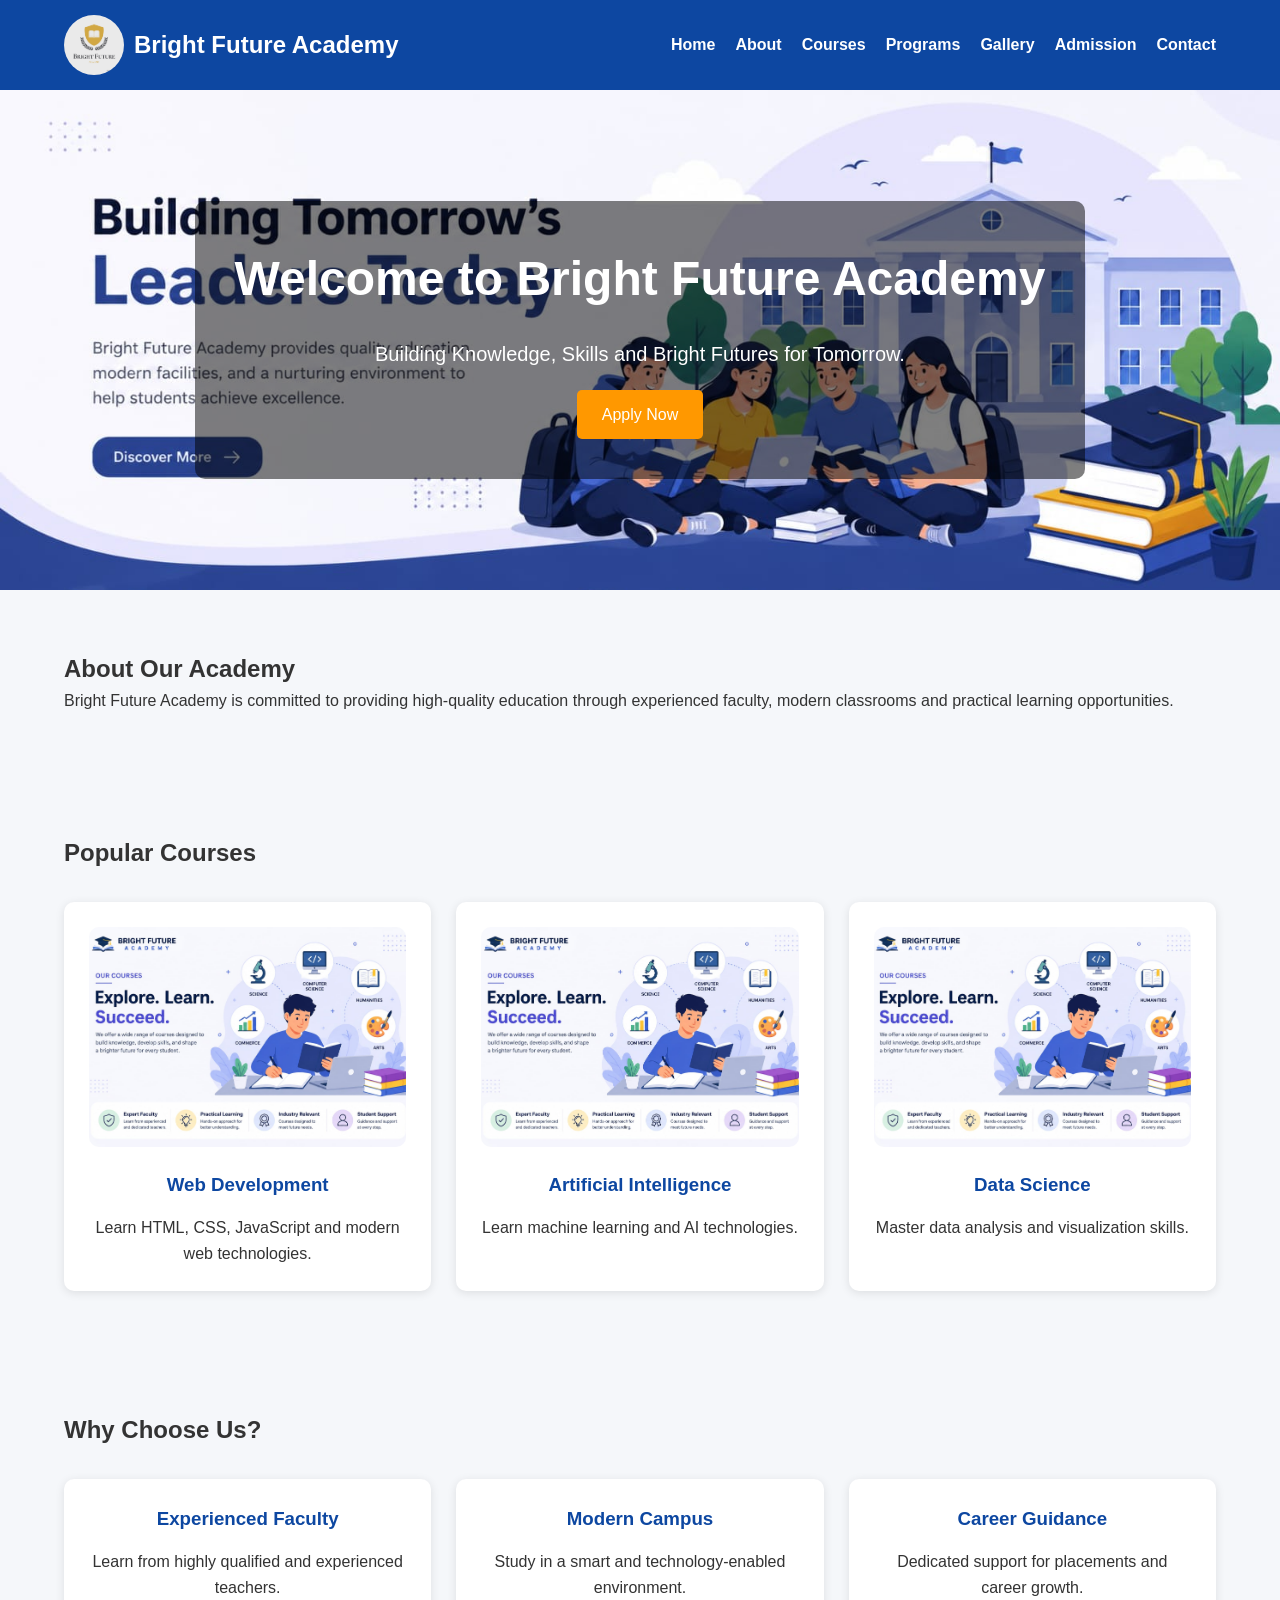
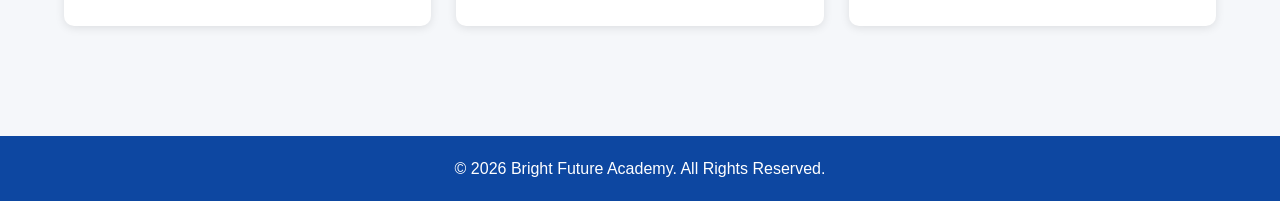
<file: index.html>
<!DOCTYPE html>
<html lang="en">
<head>
<meta charset="UTF-8">
<meta name="viewport" content="width=device-width, initial-scale=1.0">

<title>Bright Future Academy | Home</title>

<meta name="description" content="Bright Future Academy provides quality education, experienced faculty and modern learning facilities for students.">

<meta name="keywords" content="Bright Future Academy, Education, Courses, Students, Learning, Academy">

<link rel="stylesheet" href="css/style.css">
<link rel="icon" href="favicon.ico">
</head>

<body>

<header class="header">
    <div class="container">
        <div class="logo">
            <img src="images/logo.png" alt="Bright Future Academy Logo">
            <h1>Bright Future Academy</h1>
        </div>

        <button id="menuBtn" class="menu-btn">☰</button>

        <nav>
            <ul id="navLinks" class="nav-links">
                <li><a href="index.html">Home</a></li>
                <li><a href="about.html">About</a></li>
                <li><a href="courses.html">Courses</a></li>
                <li><a href="programs.html">Programs</a></li>
                <li><a href="gallery.html">Gallery</a></li>
                <li><a href="admission.html">Admission</a></li>
                <li><a href="contact.html">Contact</a></li>
            </ul>
        </nav>
    </div>
</header>

<section class="hero">
    <div class="hero-content">
        <h2>Welcome to Bright Future Academy</h2>
        <p>Building Knowledge, Skills and Bright Futures for Tomorrow.</p>
        <a href="admission.html" class="btn">Apply Now</a>
    </div>
</section>

<section class="about-preview">
    <div class="container">
        <h2>About Our Academy</h2>
        <p>
            Bright Future Academy is committed to providing high-quality
            education through experienced faculty, modern classrooms and
            practical learning opportunities.
        </p>
    </div>
</section>

<section class="courses-section">
    <div class="container">
        <h2>Popular Courses</h2>

        <div class="cards">

            <div class="card">
                <img src="images/courses.jpg" alt="Web Development Course">
                <h3>Web Development</h3>
                <p>Learn HTML, CSS, JavaScript and modern web technologies.</p>
            </div>

            <div class="card">
                <img src="images/courses.jpg" alt="Artificial Intelligence Course">
                <h3>Artificial Intelligence</h3>
                <p>Learn machine learning and AI technologies.</p>
            </div>

            <div class="card">
                <img src="images/courses.jpg" alt="Data Science Course">
                <h3>Data Science</h3>
                <p>Master data analysis and visualization skills.</p>
            </div>

        </div>
    </div>
</section>

<section class="why-us">
    <div class="container">
        <h2>Why Choose Us?</h2>

        <div class="cards">

            <div class="card">
                <h3>Experienced Faculty</h3>
                <p>Learn from highly qualified and experienced teachers.</p>
            </div>

            <div class="card">
                <h3>Modern Campus</h3>
                <p>Study in a smart and technology-enabled environment.</p>
            </div>

            <div class="card">
                <h3>Career Guidance</h3>
                <p>Dedicated support for placements and career growth.</p>
            </div>

        </div>
    </div>
</section>

<footer class="footer">
    <div class="container">
        <p>© 2026 Bright Future Academy. All Rights Reserved.</p>
    </div>
</footer>

<script src="js/script.js"></script>
<!--Start of Tawk.to Script-->
<script type="text/javascript">
var Tawk_API=Tawk_API||{}, Tawk_LoadStart=new Date();
(function(){
var s1=document.createElement("script"),s0=document.getElementsByTagName("script")[0];
s1.async=true;
s1.src='https://embed.tawk.to/6a4905bf966d951d46bb13dd/1jsmjsu57';
s1.charset='UTF-8';
s1.setAttribute('crossorigin','*');
s0.parentNode.insertBefore(s1,s0);
})();
</script>
<!--End of Tawk.to Script-->

</body>
</html>
</file>
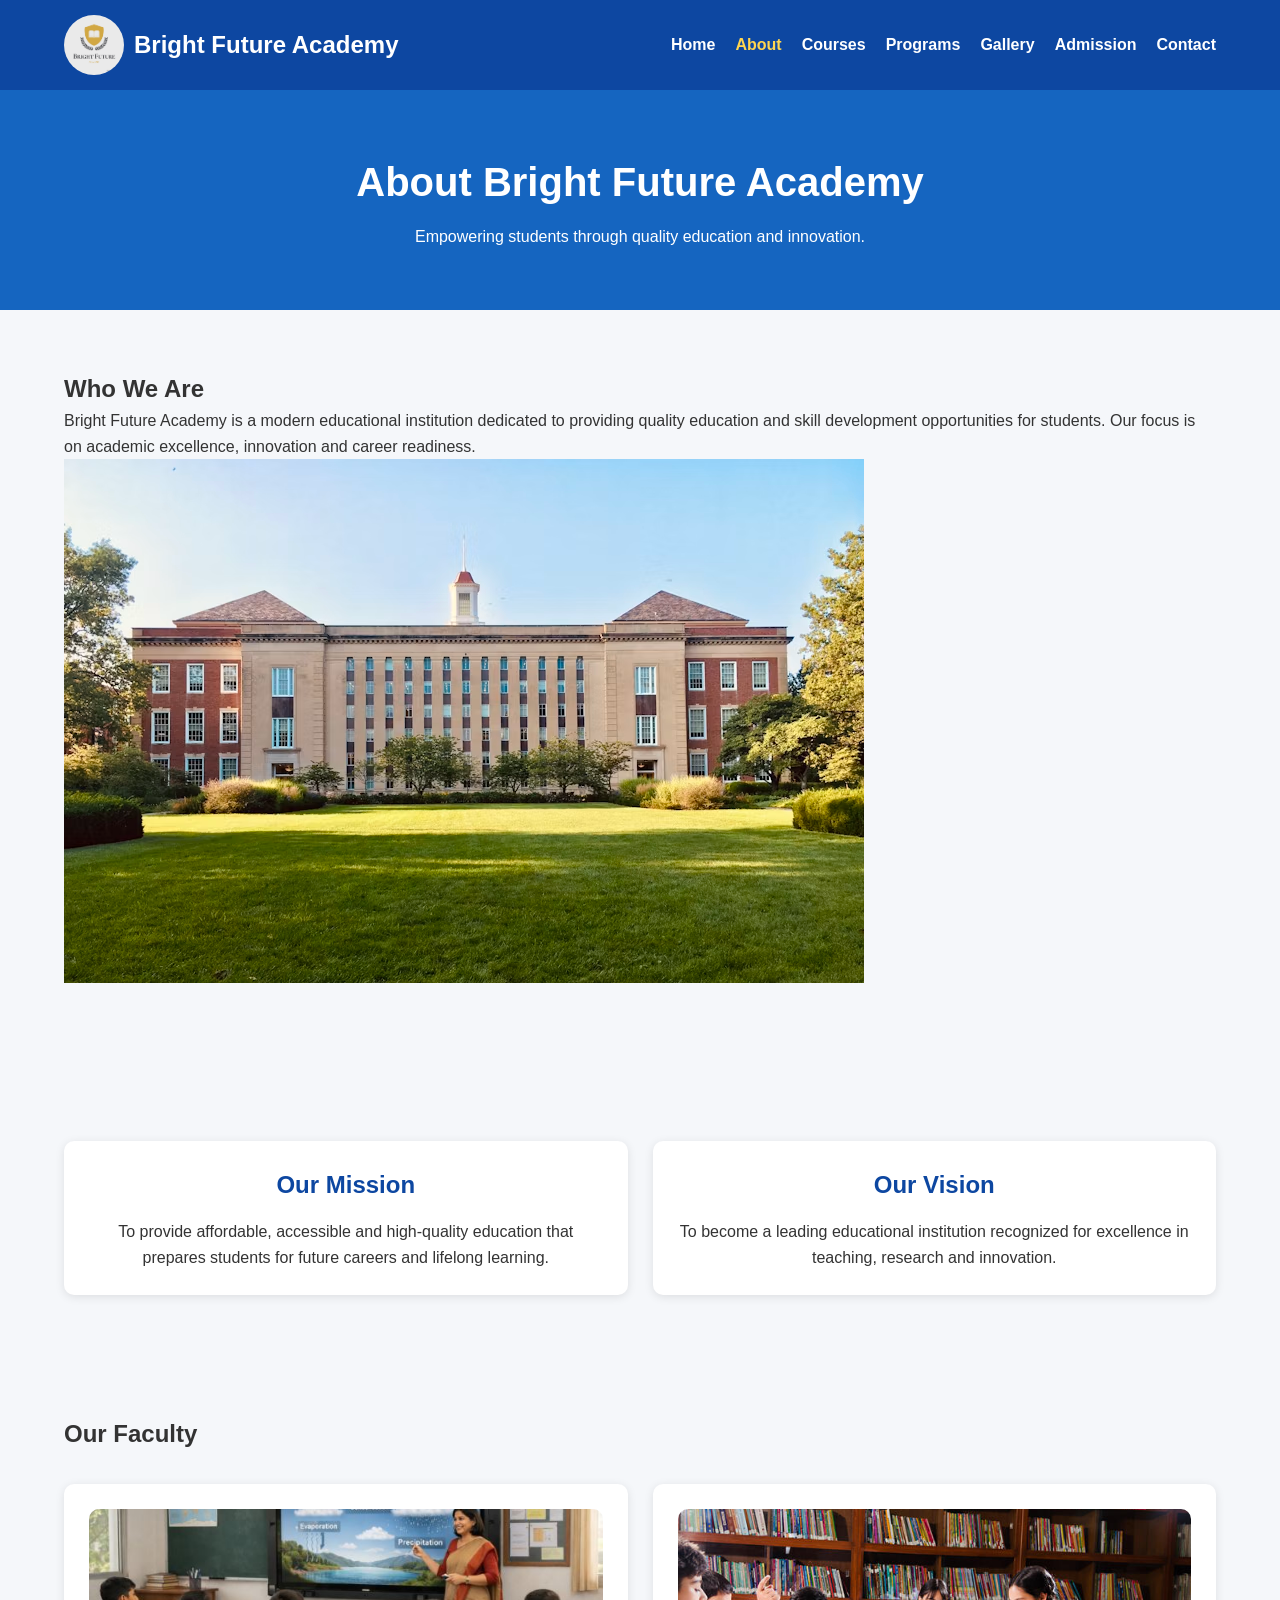
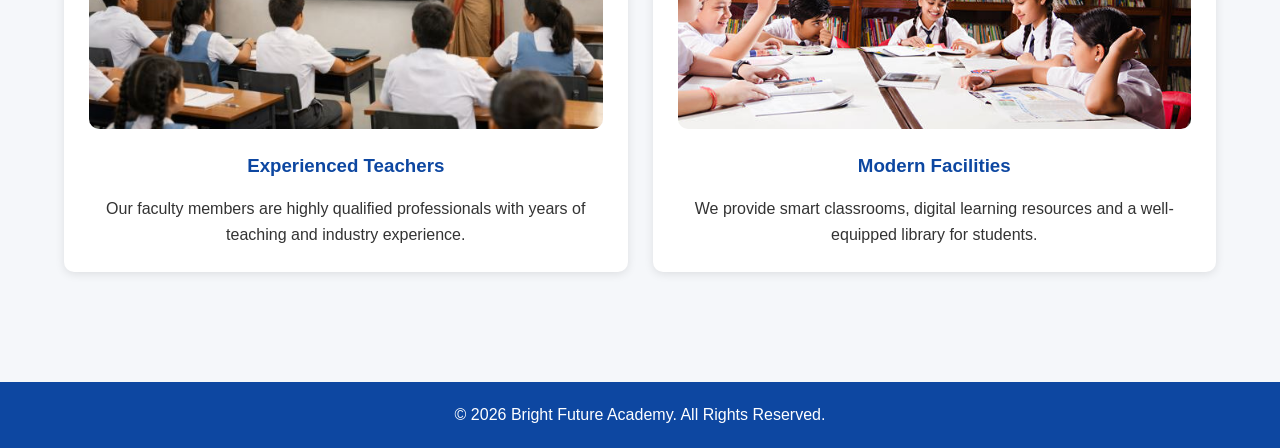
<file: about.html>
<!DOCTYPE html>
<html lang="en">
<head>
<meta charset="UTF-8">
<meta name="viewport" content="width=device-width, initial-scale=1.0">

<title>Bright Future Academy | About Us</title>

<meta name="description" content="Learn about Bright Future Academy, our mission, vision, faculty and modern educational facilities.">

<meta name="keywords" content="Bright Future Academy, About Academy, Mission, Vision, Faculty">

<link rel="stylesheet" href="css/style.css">
<link rel="icon" href="favicon.ico">
</head>

<body>

<header class="header">
    <div class="container">

        <div class="logo">
            <img src="images/logo.png" alt="Bright Future Academy Logo">
            <h1>Bright Future Academy</h1>
        </div>

        <button id="menuBtn" class="menu-btn">☰</button>

        <nav>
            <ul id="navLinks" class="nav-links">
                <li><a href="index.html">Home</a></li>
                <li><a href="about.html" class="active">About</a></li>
                <li><a href="courses.html">Courses</a></li>
                <li><a href="programs.html">Programs</a></li>
                <li><a href="gallery.html">Gallery</a></li>
                <li><a href="admission.html">Admission</a></li>
                <li><a href="contact.html">Contact</a></li>
            </ul>
        </nav>

    </div>
</header>

<section class="page-banner">
    <div class="container">
        <h1>About Bright Future Academy</h1>
        <p>Empowering students through quality education and innovation.</p>
    </div>
</section>

<section class="about-section">
    <div class="container">

        <h2>Who We Are</h2>
        <p>
            Bright Future Academy is a modern educational institution dedicated
            to providing quality education and skill development opportunities
            for students. Our focus is on academic excellence, innovation and
            career readiness.
        </p>

        <img src="images/campus.jpg" alt="Bright Future Academy Campus">

    </div>
</section>

<section class="mission-section">
    <div class="container">

        <div class="cards">

            <div class="card">
                <h2>Our Mission</h2>
                <p>
                    To provide affordable, accessible and high-quality education
                    that prepares students for future careers and lifelong learning.
                </p>
            </div>

            <div class="card">
                <h2>Our Vision</h2>
                <p>
                    To become a leading educational institution recognized for
                    excellence in teaching, research and innovation.
                </p>
            </div>

        </div>

    </div>
</section>

<section class="faculty-section">
    <div class="container">

        <h2>Our Faculty</h2>

        <div class="cards">

            <div class="card">
                <img src="images/teacher.jpg" alt="Experienced Faculty Member">
                <h3>Experienced Teachers</h3>
                <p>
                    Our faculty members are highly qualified professionals with
                    years of teaching and industry experience.
                </p>
            </div>

            <div class="card">
                <img src="images/library.jpg" alt="Modern Library Facility">
                <h3>Modern Facilities</h3>
                <p>
                    We provide smart classrooms, digital learning resources and
                    a well-equipped library for students.
                </p>
            </div>

        </div>

    </div>
</section>

<footer class="footer">
    <div class="container">
        <p>© 2026 Bright Future Academy. All Rights Reserved.</p>
    </div>
</footer>

<script src="js/script.js"></script>
<!--Start of Tawk.to Script-->
<script type="text/javascript">
var Tawk_API=Tawk_API||{}, Tawk_LoadStart=new Date();
(function(){
var s1=document.createElement("script"),s0=document.getElementsByTagName("script")[0];
s1.async=true;
s1.src='https://embed.tawk.to/6a4905bf966d951d46bb13dd/1jsmjsu57';
s1.charset='UTF-8';
s1.setAttribute('crossorigin','*');
s0.parentNode.insertBefore(s1,s0);
})();
</script>
<!--End of Tawk.to Script-->

</body>
</html>
</file>
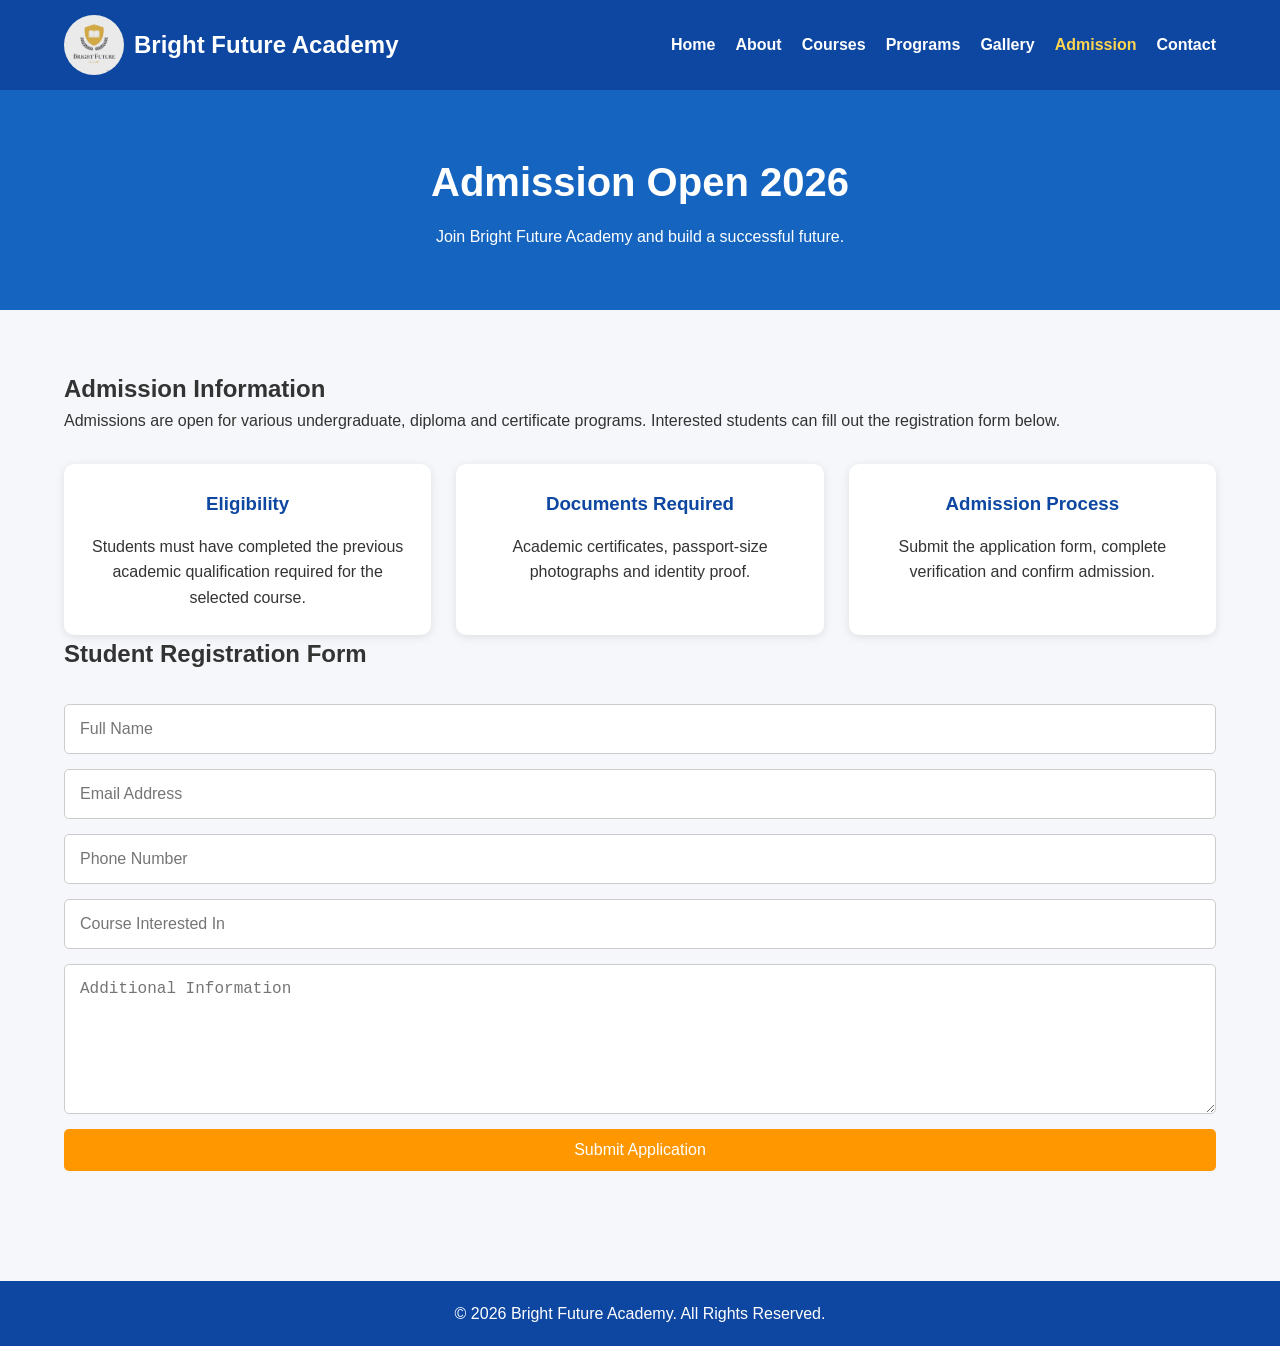
<file: admission.html>
<!DOCTYPE html>
<html lang="en">
<head>
<meta charset="UTF-8">
<meta name="viewport" content="width=device-width, initial-scale=1.0">

<title>Bright Future Academy | Admission</title>

<meta name="description" content="Apply for admission at Bright Future Academy and begin your educational journey with us.">

<meta name="keywords" content="Bright Future Academy Admission, Student Registration, Apply Now, Education">

<link rel="stylesheet" href="css/style.css">
<link rel="icon" href="favicon.ico">
</head>

<body>

<header class="header">
    <div class="container">

        <div class="logo">
            <img src="images/logo.png" alt="Bright Future Academy Logo">
            <h1>Bright Future Academy</h1>
        </div>

        <button id="menuBtn" class="menu-btn">☰</button>

        <nav>
            <ul id="navLinks" class="nav-links">
                <li><a href="index.html">Home</a></li>
                <li><a href="about.html">About</a></li>
                <li><a href="courses.html">Courses</a></li>
                <li><a href="programs.html">Programs</a></li>
                <li><a href="gallery.html">Gallery</a></li>
                <li><a href="admission.html" class="active">Admission</a></li>
                <li><a href="contact.html">Contact</a></li>
            </ul>
        </nav>

    </div>
</header>

<section class="page-banner">
    <div class="container">
        <h1>Admission Open 2026</h1>
        <p>Join Bright Future Academy and build a successful future.</p>
    </div>
</section>

<section class="admission-section">
    <div class="container">

        <h2>Admission Information</h2>

        <p>
            Admissions are open for various undergraduate, diploma and
            certificate programs. Interested students can fill out the
            registration form below.
        </p>

        <div class="cards">

            <div class="card">
                <h3>Eligibility</h3>
                <p>Students must have completed the previous academic qualification required for the selected course.</p>
            </div>

            <div class="card">
                <h3>Documents Required</h3>
                <p>Academic certificates, passport-size photographs and identity proof.</p>
            </div>

            <div class="card">
                <h3>Admission Process</h3>
                <p>Submit the application form, complete verification and confirm admission.</p>
            </div>

        </div>

        <h2>Student Registration Form</h2>

        <form id="admissionForm" class="contact-form">

            <input type="text" id="studentName" placeholder="Full Name" required>

            <input type="email" id="studentEmail" placeholder="Email Address" required>

            <input type="tel" id="studentPhone" placeholder="Phone Number" required>

            <input type="text" id="studentCourse" placeholder="Course Interested In" required>

            <textarea id="studentMessage" placeholder="Additional Information"></textarea>

            <button type="submit" class="btn">Submit Application</button>

        </form>

    </div>
</section>

<footer class="footer">
    <div class="container">
        <p>© 2026 Bright Future Academy. All Rights Reserved.</p>
    </div>
</footer>

<script src="js/script.js"></script>
<!--Start of Tawk.to Script-->
<script type="text/javascript">
var Tawk_API=Tawk_API||{}, Tawk_LoadStart=new Date();
(function(){
var s1=document.createElement("script"),s0=document.getElementsByTagName("script")[0];
s1.async=true;
s1.src='https://embed.tawk.to/6a4905bf966d951d46bb13dd/1jsmjsu57';
s1.charset='UTF-8';
s1.setAttribute('crossorigin','*');
s0.parentNode.insertBefore(s1,s0);
})();
</script>
<!--End of Tawk.to Script-->

</body>
</html>
</file>
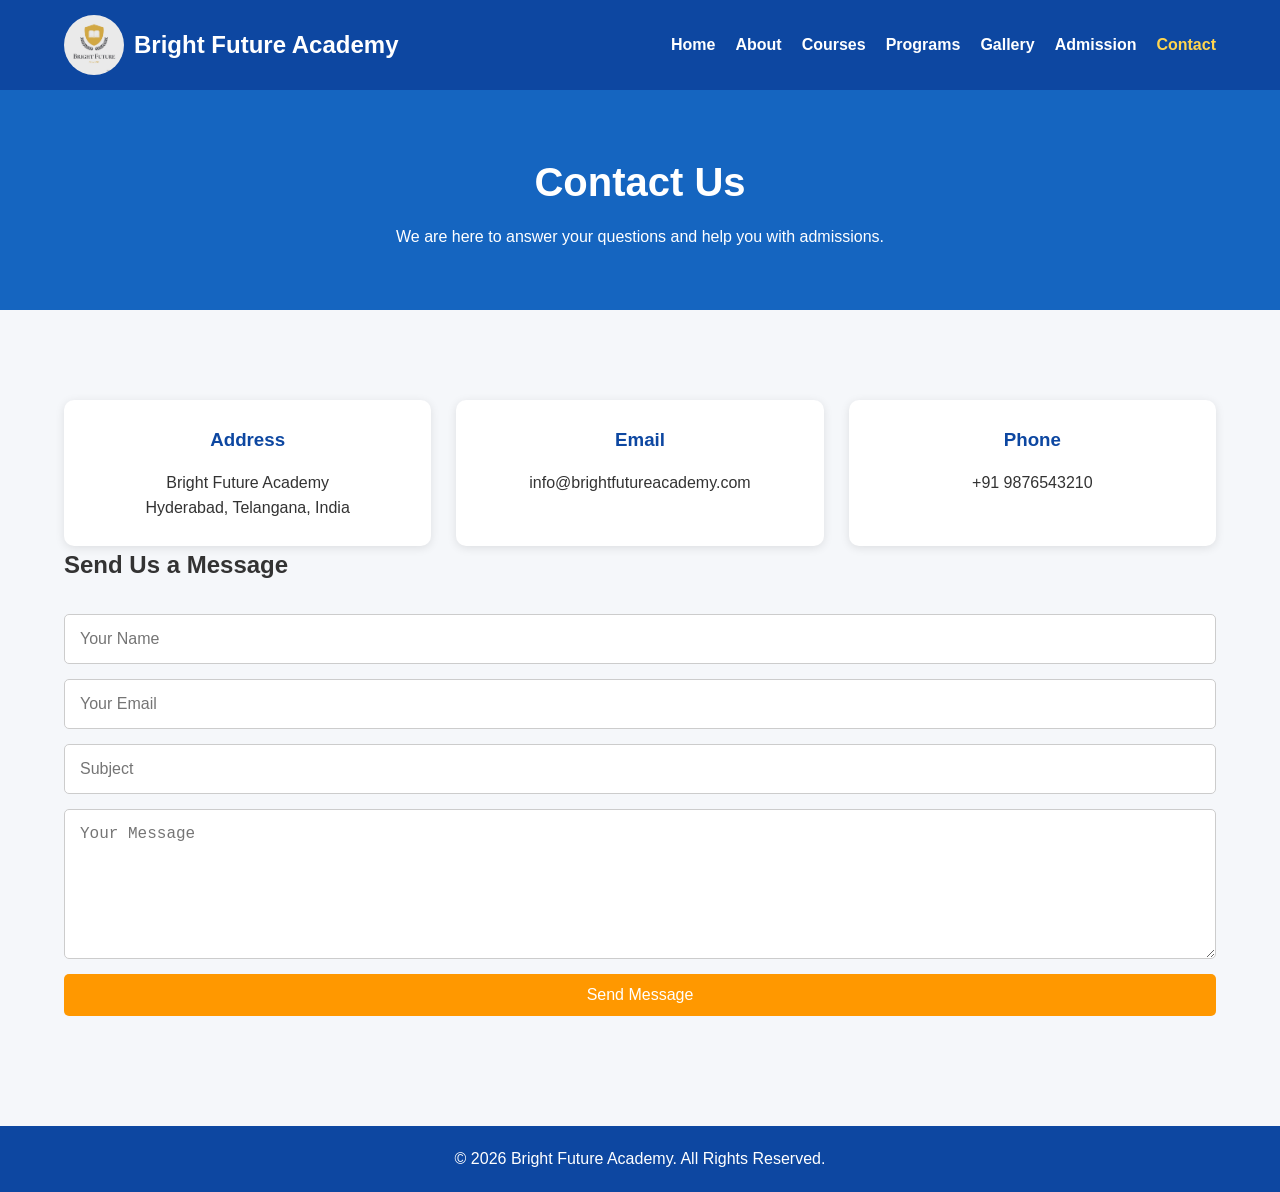
<file: contact.html>
<!DOCTYPE html>
<html lang="en">
<head>
<meta charset="UTF-8">
<meta name="viewport" content="width=device-width, initial-scale=1.0">

<title>Bright Future Academy | Contact Us</title>

<meta name="description" content="Contact Bright Future Academy for admissions, courses and educational information.">

<meta name="keywords" content="Bright Future Academy Contact, Admission Enquiry, Educational Institute">

<link rel="stylesheet" href="css/style.css">
<link rel="icon" href="favicon.ico">
</head>

<body>

<header class="header">
    <div class="container">

        <div class="logo">
            <img src="images/logo.png" alt="Bright Future Academy Logo">
            <h1>Bright Future Academy</h1>
        </div>

        <button id="menuBtn" class="menu-btn">☰</button>

        <nav>
            <ul id="navLinks" class="nav-links">
                <li><a href="index.html">Home</a></li>
                <li><a href="about.html">About</a></li>
                <li><a href="courses.html">Courses</a></li>
                <li><a href="programs.html">Programs</a></li>
                <li><a href="gallery.html">Gallery</a></li>
                <li><a href="admission.html">Admission</a></li>
                <li><a href="contact.html" class="active">Contact</a></li>
            </ul>
        </nav>

    </div>
</header>

<section class="page-banner">
    <div class="container">
        <h1>Contact Us</h1>
        <p>We are here to answer your questions and help you with admissions.</p>
    </div>
</section>

<section class="contact-section">
    <div class="container">

        <div class="cards">

            <div class="card">
                <h3>Address</h3>
                <p>Bright Future Academy<br>
                Hyderabad, Telangana, India</p>
            </div>

            <div class="card">
                <h3>Email</h3>
                <p>info@brightfutureacademy.com</p>
            </div>

            <div class="card">
                <h3>Phone</h3>
                <p>+91 9876543210</p>
            </div>

        </div>

        <h2>Send Us a Message</h2>

        <form id="contactForm" class="contact-form">

            <input type="text" id="name" placeholder="Your Name" required>

            <input type="email" id="email" placeholder="Your Email" required>

            <input type="text" id="subject" placeholder="Subject" required>

            <textarea id="message" placeholder="Your Message" required></textarea>

            <button type="submit" class="btn">Send Message</button>

        </form>

    </div>
</section>

<footer class="footer">
    <div class="container">
        <p>© 2026 Bright Future Academy. All Rights Reserved.</p>
    </div>
</footer>

<script src="js/script.js"></script>
<!--Start of Tawk.to Script-->
<script type="text/javascript">
var Tawk_API=Tawk_API||{}, Tawk_LoadStart=new Date();
(function(){
var s1=document.createElement("script"),s0=document.getElementsByTagName("script")[0];
s1.async=true;
s1.src='https://embed.tawk.to/6a4905bf966d951d46bb13dd/1jsmjsu57';
s1.charset='UTF-8';
s1.setAttribute('crossorigin','*');
s0.parentNode.insertBefore(s1,s0);
})();
</script>
<!--End of Tawk.to Script-->

</body>
</html>
</file>
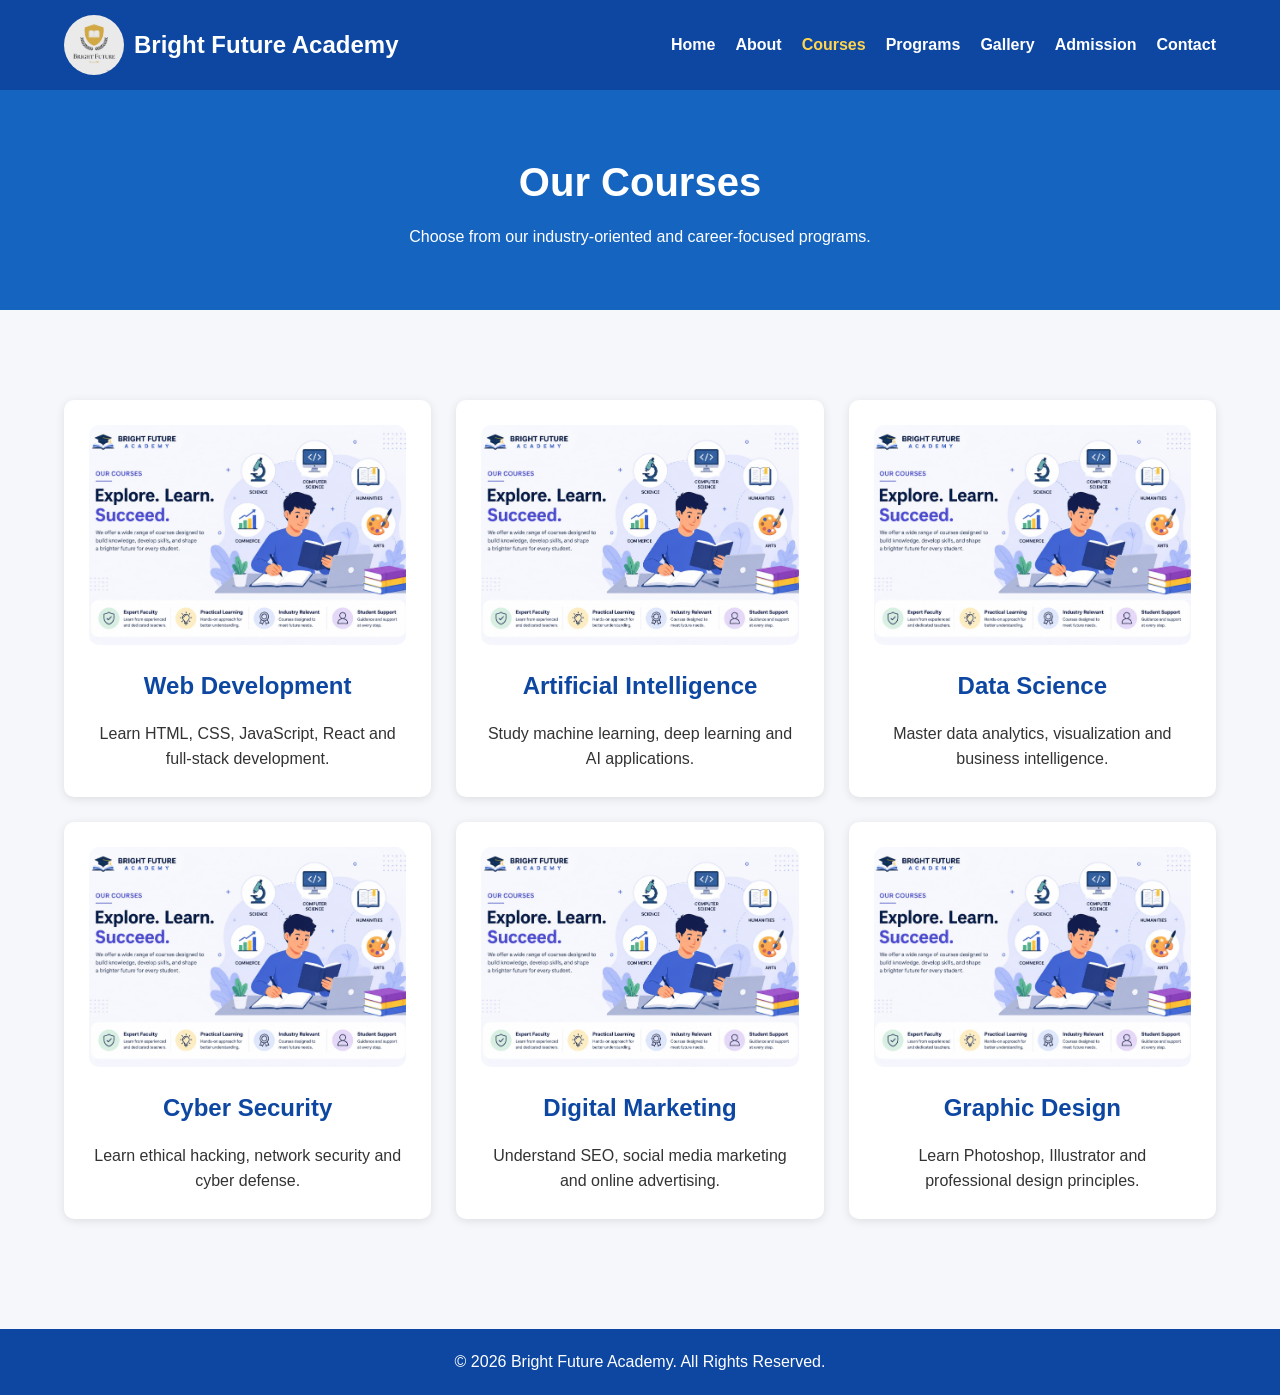
<file: courses.html>
<!DOCTYPE html>
<html lang="en">
<head>
<meta charset="UTF-8">
<meta name="viewport" content="width=device-width, initial-scale=1.0">

<title>Bright Future Academy | Courses</title>

<meta name="description" content="Explore the courses offered by Bright Future Academy including Web Development, AI, Data Science and more.">

<meta name="keywords" content="Bright Future Academy Courses, Web Development, AI, Data Science, Digital Marketing">

<link rel="stylesheet" href="css/style.css">
<link rel="icon" href="favicon.ico">
</head>

<body>

<header class="header">
    <div class="container">

        <div class="logo">
            <img src="images/logo.png" alt="Bright Future Academy Logo">
            <h1>Bright Future Academy</h1>
        </div>

        <button id="menuBtn" class="menu-btn">☰</button>

        <nav>
            <ul id="navLinks" class="nav-links">
                <li><a href="index.html">Home</a></li>
                <li><a href="about.html">About</a></li>
                <li><a href="courses.html" class="active">Courses</a></li>
                <li><a href="programs.html">Programs</a></li>
                <li><a href="gallery.html">Gallery</a></li>
                <li><a href="admission.html">Admission</a></li>
                <li><a href="contact.html">Contact</a></li>
            </ul>
        </nav>

    </div>
</header>

<section class="page-banner">
    <div class="container">
        <h1>Our Courses</h1>
        <p>Choose from our industry-oriented and career-focused programs.</p>
    </div>
</section>

<section class="courses-section">
    <div class="container">

        <div class="cards">

            <div class="card">
                <img src="images/courses.jpg" alt="Web Development Course">
                <h2>Web Development</h2>
                <p>Learn HTML, CSS, JavaScript, React and full-stack development.</p>
            </div>

            <div class="card">
                <img src="images/courses.jpg" alt="Artificial Intelligence Course">
                <h2>Artificial Intelligence</h2>
                <p>Study machine learning, deep learning and AI applications.</p>
            </div>

            <div class="card">
                <img src="images/courses.jpg" alt="Data Science Course">
                <h2>Data Science</h2>
                <p>Master data analytics, visualization and business intelligence.</p>
            </div>

            <div class="card">
                <img src="images/courses.jpg" alt="Cyber Security Course">
                <h2>Cyber Security</h2>
                <p>Learn ethical hacking, network security and cyber defense.</p>
            </div>

            <div class="card">
                <img src="images/courses.jpg" alt="Digital Marketing Course">
                <h2>Digital Marketing</h2>
                <p>Understand SEO, social media marketing and online advertising.</p>
            </div>

            <div class="card">
                <img src="images/courses.jpg" alt="Graphic Design Course">
                <h2>Graphic Design</h2>
                <p>Learn Photoshop, Illustrator and professional design principles.</p>
            </div>

        </div>

    </div>
</section>

<footer class="footer">
    <div class="container">
        <p>© 2026 Bright Future Academy. All Rights Reserved.</p>
    </div>
</footer>

<script src="js/script.js"></script>
<!--Start of Tawk.to Script-->
<script type="text/javascript">
var Tawk_API=Tawk_API||{}, Tawk_LoadStart=new Date();
(function(){
var s1=document.createElement("script"),s0=document.getElementsByTagName("script")[0];
s1.async=true;
s1.src='https://embed.tawk.to/6a4905bf966d951d46bb13dd/1jsmjsu57';
s1.charset='UTF-8';
s1.setAttribute('crossorigin','*');
s0.parentNode.insertBefore(s1,s0);
})();
</script>
<!--End of Tawk.to Script-->

</body>
</html>
</file>
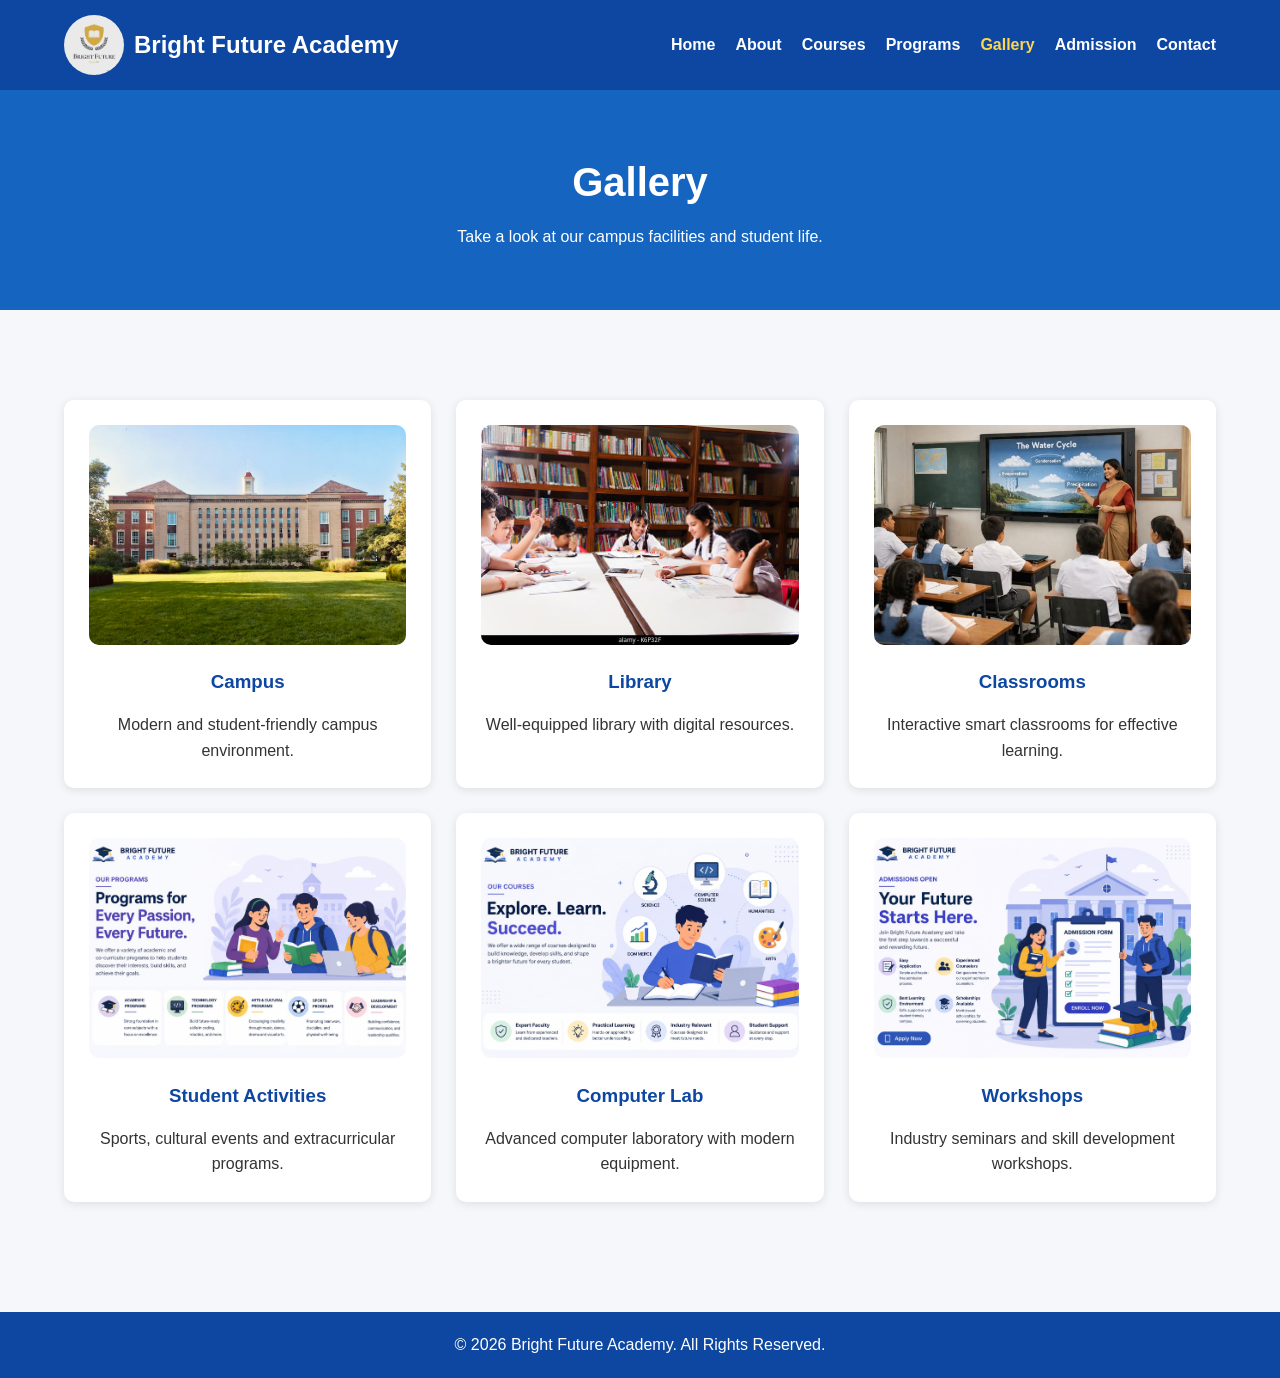
<file: gallery.html>
<!DOCTYPE html>
<html lang="en">
<head>
<meta charset="UTF-8">
<meta name="viewport" content="width=device-width, initial-scale=1.0">

<title>Bright Future Academy | Gallery</title>

<meta name="description" content="Explore the Bright Future Academy campus, classrooms, library and student activities through our gallery.">

<meta name="keywords" content="Bright Future Academy Gallery, Campus, Library, Students, Classrooms">

<link rel="stylesheet" href="css/style.css">
<link rel="icon" href="favicon.ico">
</head>

<body>

<header class="header">
    <div class="container">

        <div class="logo">
            <img src="images/logo.png" alt="Bright Future Academy Logo">
            <h1>Bright Future Academy</h1>
        </div>

        <button id="menuBtn" class="menu-btn">☰</button>

        <nav>
            <ul id="navLinks" class="nav-links">
                <li><a href="index.html">Home</a></li>
                <li><a href="about.html">About</a></li>
                <li><a href="courses.html">Courses</a></li>
                <li><a href="programs.html">Programs</a></li>
                <li><a href="gallery.html" class="active">Gallery</a></li>
                <li><a href="admission.html">Admission</a></li>
                <li><a href="contact.html">Contact</a></li>
            </ul>
        </nav>

    </div>
</header>

<section class="page-banner">
    <div class="container">
        <h1>Gallery</h1>
        <p>Take a look at our campus facilities and student life.</p>
    </div>
</section>

<section class="gallery-section">
    <div class="container">

        <div class="cards">

            <div class="card">
                <img src="images/campus.jpg" alt="Bright Future Academy Campus">
                <h3>Campus</h3>
                <p>Modern and student-friendly campus environment.</p>
            </div>

            <div class="card">
                <img src="images/library.jpg" alt="Bright Future Academy Library">
                <h3>Library</h3>
                <p>Well-equipped library with digital resources.</p>
            </div>

            <div class="card">
                <img src="images/teacher.jpg" alt="Classroom Learning">
                <h3>Classrooms</h3>
                <p>Interactive smart classrooms for effective learning.</p>
            </div>

            <div class="card">
                <img src="images/programs.jpg" alt="Student Activities">
                <h3>Student Activities</h3>
                <p>Sports, cultural events and extracurricular programs.</p>
            </div>

            <div class="card">
                <img src="images/courses.jpg" alt="Computer Laboratory">
                <h3>Computer Lab</h3>
                <p>Advanced computer laboratory with modern equipment.</p>
            </div>

            <div class="card">
                <img src="images/admission.jpg" alt="Seminars and Workshops">
                <h3>Workshops</h3>
                <p>Industry seminars and skill development workshops.</p>
            </div>

        </div>

    </div>
</section>

<footer class="footer">
    <div class="container">
        <p>© 2026 Bright Future Academy. All Rights Reserved.</p>
    </div>
</footer>

<script src="js/script.js"></script>
<!--Start of Tawk.to Script-->
<script type="text/javascript">
var Tawk_API=Tawk_API||{}, Tawk_LoadStart=new Date();
(function(){
var s1=document.createElement("script"),s0=document.getElementsByTagName("script")[0];
s1.async=true;
s1.src='https://embed.tawk.to/6a4905bf966d951d46bb13dd/1jsmjsu57';
s1.charset='UTF-8';
s1.setAttribute('crossorigin','*');
s0.parentNode.insertBefore(s1,s0);
})();
</script>
<!--End of Tawk.to Script-->

</body>
</html>
</file>
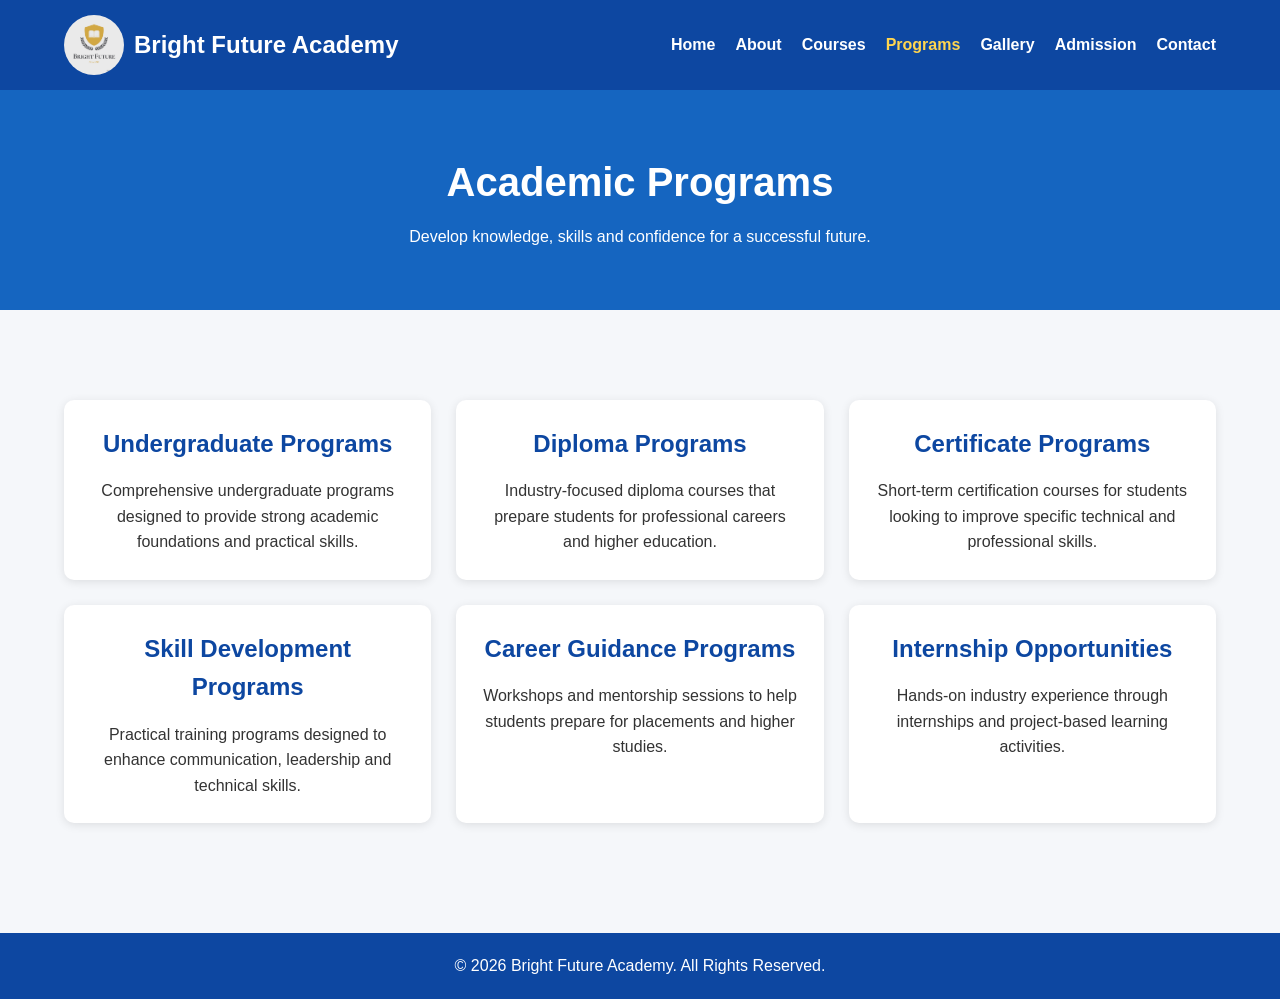
<file: programs.html>
<!DOCTYPE html>
<html lang="en">
<head>
<meta charset="UTF-8">
<meta name="viewport" content="width=device-width, initial-scale=1.0">

<title>Bright Future Academy | Programs</title>

<meta name="description" content="Explore academic and skill development programs offered by Bright Future Academy.">

<meta name="keywords" content="Bright Future Academy Programs, Diploma Programs, Certificate Programs, Skill Development">

<link rel="stylesheet" href="css/style.css">
<link rel="icon" href="favicon.ico">
</head>

<body>

<header class="header">
    <div class="container">

        <div class="logo">
            <img src="images/logo.png" alt="Bright Future Academy Logo">
            <h1>Bright Future Academy</h1>
        </div>

        <button id="menuBtn" class="menu-btn">☰</button>

        <nav>
            <ul id="navLinks" class="nav-links">
                <li><a href="index.html">Home</a></li>
                <li><a href="about.html">About</a></li>
                <li><a href="courses.html">Courses</a></li>
                <li><a href="programs.html" class="active">Programs</a></li>
                <li><a href="gallery.html">Gallery</a></li>
                <li><a href="admission.html">Admission</a></li>
                <li><a href="contact.html">Contact</a></li>
            </ul>
        </nav>

    </div>
</header>

<section class="page-banner">
    <div class="container">
        <h1>Academic Programs</h1>
        <p>Develop knowledge, skills and confidence for a successful future.</p>
    </div>
</section>

<section class="programs-section">
    <div class="container">

        <div class="cards">

            <div class="card">
                <h2>Undergraduate Programs</h2>
                <p>
                    Comprehensive undergraduate programs designed to provide
                    strong academic foundations and practical skills.
                </p>
            </div>

            <div class="card">
                <h2>Diploma Programs</h2>
                <p>
                    Industry-focused diploma courses that prepare students
                    for professional careers and higher education.
                </p>
            </div>

            <div class="card">
                <h2>Certificate Programs</h2>
                <p>
                    Short-term certification courses for students looking
                    to improve specific technical and professional skills.
                </p>
            </div>

            <div class="card">
                <h2>Skill Development Programs</h2>
                <p>
                    Practical training programs designed to enhance
                    communication, leadership and technical skills.
                </p>
            </div>

            <div class="card">
                <h2>Career Guidance Programs</h2>
                <p>
                    Workshops and mentorship sessions to help students
                    prepare for placements and higher studies.
                </p>
            </div>

            <div class="card">
                <h2>Internship Opportunities</h2>
                <p>
                    Hands-on industry experience through internships
                    and project-based learning activities.
                </p>
            </div>

        </div>

    </div>
</section>

<footer class="footer">
    <div class="container">
        <p>© 2026 Bright Future Academy. All Rights Reserved.</p>
    </div>
</footer>

<script src="js/script.js"></script>
<!--Start of Tawk.to Script-->
<script type="text/javascript">
var Tawk_API=Tawk_API||{}, Tawk_LoadStart=new Date();
(function(){
var s1=document.createElement("script"),s0=document.getElementsByTagName("script")[0];
s1.async=true;
s1.src='https://embed.tawk.to/6a4905bf966d951d46bb13dd/1jsmjsu57';
s1.charset='UTF-8';
s1.setAttribute('crossorigin','*');
s0.parentNode.insertBefore(s1,s0);
})();
</script>
<!--End of Tawk.to Script-->

</body>
</html>
</file>
<file: css/style.css>
*{
    margin:0;
    padding:0;
    box-sizing:border-box;
}

body{
    font-family:Arial, sans-serif;
    line-height:1.6;
    background:#f5f7fa;
    color:#333;
}

.container{
    width:90%;
    max-width:1200px;
    margin:auto;
}

.header{
    background:#0d47a1;
    color:white;
    padding:15px 0;
    position:sticky;
    top:0;
    z-index:1000;
}

.header .container{
    display:flex;
    justify-content:space-between;
    align-items:center;
    flex-wrap:wrap;
}

.logo{
    display:flex;
    align-items:center;
    gap:10px;
}

.logo img{
    width:60px;
    height:60px;
    border-radius:50%;
}

.logo h1{
    font-size:24px;
}

.nav-links{
    list-style:none;
    display:flex;
    gap:20px;
}

.nav-links li a{
    color:white;
    text-decoration:none;
    font-weight:bold;
    transition:0.3s;
}

.nav-links li a:hover,
.nav-links li a.active{
    color:#ffd54f;
}

.menu-btn{
    display:none;
    background:none;
    border:none;
    color:white;
    font-size:28px;
    cursor:pointer;
}

.hero{
    background:url("../images/hero.jpg") center/cover no-repeat;
    height:500px;
    display:flex;
    justify-content:center;
    align-items:center;
    text-align:center;
    color:white;
}

.hero-content{
    background:rgba(0,0,0,0.5);
    padding:40px;
    border-radius:10px;
}

.hero h2{
    font-size:48px;
    margin-bottom:20px;
}

.hero p{
    font-size:20px;
    margin-bottom:20px;
}

.btn{
    display:inline-block;
    background:#ff9800;
    color:white;
    padding:12px 25px;
    border-radius:5px;
    text-decoration:none;
    border:none;
    cursor:pointer;
    font-size:16px;
}

.btn:hover{
    background:#f57c00;
}

.page-banner{
    background:#1565c0;
    color:white;
    text-align:center;
    padding:60px 20px;
}

.page-banner h1{
    font-size:40px;
    margin-bottom:10px;
}

.about-preview,
.about-section,
.mission-section,
.faculty-section,
.courses-section,
.programs-section,
.gallery-section,
.admission-section,
.contact-section,
.why-us{
    padding:60px 0;
}

.cards{
    display:grid;
    grid-template-columns:repeat(auto-fit,minmax(280px,1fr));
    gap:25px;
    margin-top:30px;
}

.card{
    background:white;
    padding:25px;
    border-radius:10px;
    box-shadow:0 2px 10px rgba(0,0,0,0.1);
    text-align:center;
}

.card img{
    width:100%;
    height:220px;
    object-fit:cover;
    border-radius:10px;
    margin-bottom:15px;
}

.card h2,
.card h3{
    margin-bottom:15px;
    color:#0d47a1;
}

.contact-form{
    display:flex;
    flex-direction:column;
    gap:15px;
    margin-top:30px;
}

.contact-form input,
.contact-form textarea{
    padding:15px;
    border:1px solid #ccc;
    border-radius:5px;
    font-size:16px;
}

.contact-form textarea{
    min-height:150px;
}

.footer{
    background:#0d47a1;
    color:white;
    text-align:center;
    padding:20px;
    margin-top:50px;
}

@media(max-width:768px){

    .menu-btn{
        display:block;
    }

    .nav-links{
        display:none;
        flex-direction:column;
        width:100%;
        text-align:center;
        margin-top:15px;
    }

    .nav-links.show{
        display:flex;
    }

    .hero{
        height:400px;
    }

    .hero h2{
        font-size:32px;
    }

    .hero p{
        font-size:18px;
    }

    .page-banner h1{
        font-size:30px;
    }
}
</file>
